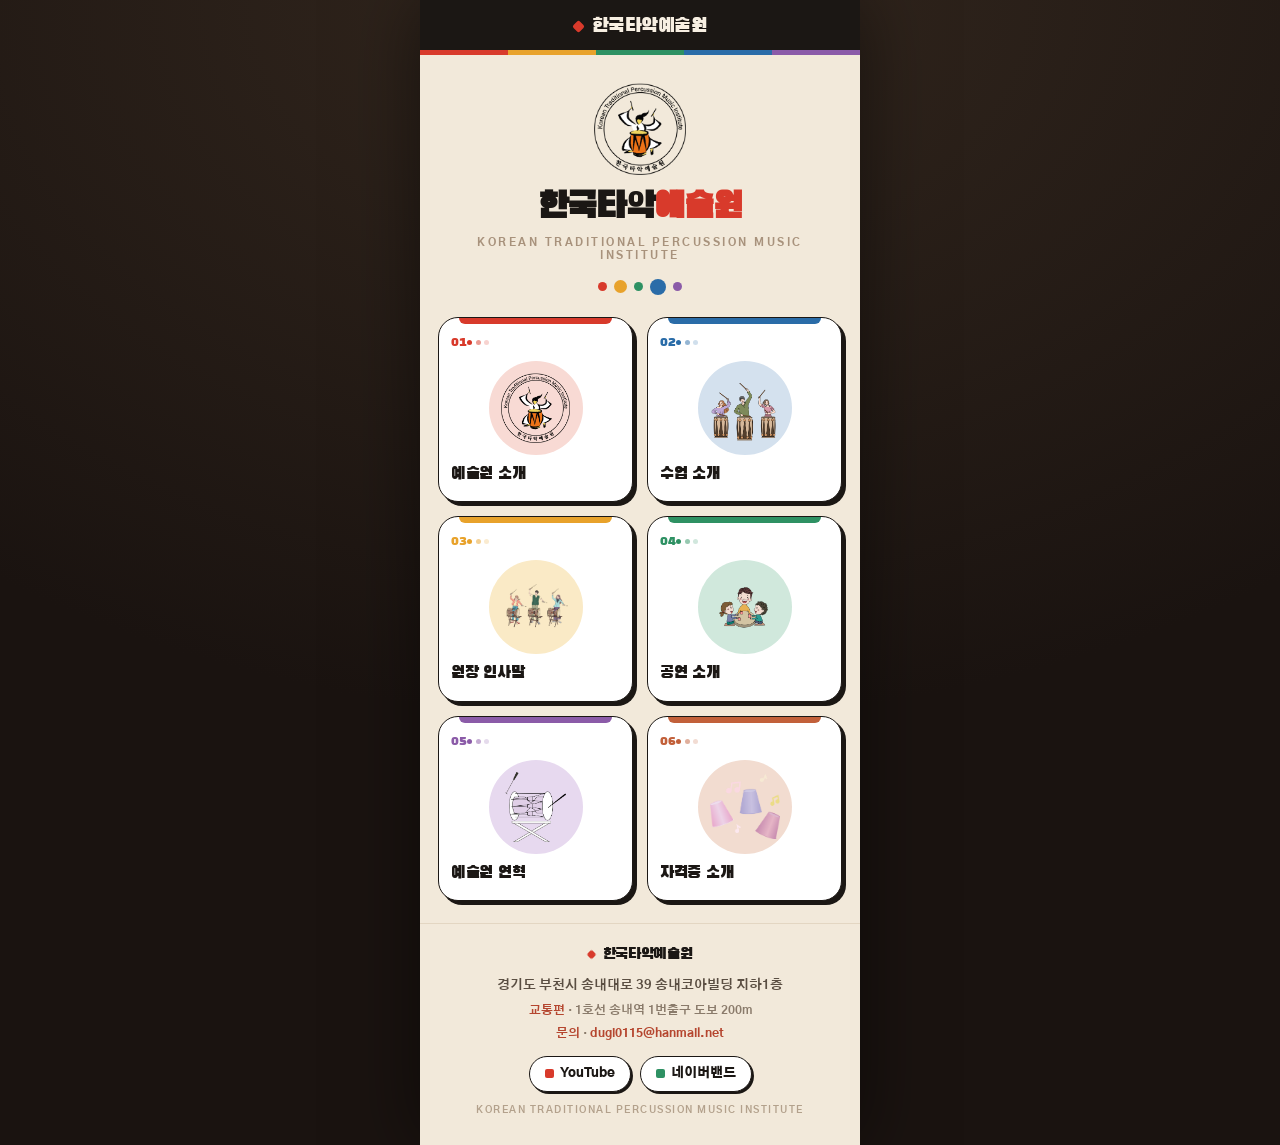
<file: index.html>
<!DOCTYPE html>
<html lang="ko">
<head>
<meta charset="utf-8">
<meta name="viewport" content="width=device-width, initial-scale=1, viewport-fit=cover">
<meta name="theme-color" content="#1B1714">
<title>한국타악예술원</title>
<meta name="description" content="한국타악예술원 — 난타·스푼난타·컵타·장구난타 수업과 지도자 자격증 안내">
<link rel="manifest" href="manifest.webmanifest">
<link rel="icon" type="image/png" href="logo/logo-square.png">
<link rel="apple-touch-icon" href="logo/logo-square.png">
<link rel="preconnect" href="https://fonts.googleapis.com">
<link rel="preconnect" href="https://fonts.gstatic.com" crossorigin>
<link href="https://fonts.googleapis.com/css2?family=Black+Han+Sans&family=Gothic+A1:wght@400;500;700;800;900&display=swap" rel="stylesheet">
<link rel="stylesheet" href="css/style.css">
</head>
<body>
<div class="frame">
  <div class="topbar">
    <header class="appbar">
      <div class="appbar-side appbar-left">
        <button id="backButton" class="icon-btn" type="button" aria-label="뒤로" hidden><span class="chev">‹</span></button>
      </div>
      <div class="brand">
        <span class="brand-dot"></span>
        <span class="brand-name">한국타악예술원</span>
      </div>
      <div class="appbar-side appbar-right">
        <button id="homeButton" class="icon-btn" type="button" aria-label="홈으로" hidden><span class="house">⌂</span></button>
      </div>
    </header>
    <div class="rail"></div>
  </div>

  <main id="view"></main>

  <footer id="appFooter" class="appfooter"></footer>
</div>

<script src="js/data.js"></script>
<script src="js/views.js"></script>
<script src="js/router.js"></script>
<script src="js/app.js"></script>
</body>
</html>
</file>
<file: css/style.css>
/* 한국타악예술원 — design implementation
   Faithful port of the Claude Design component (한국타악예술원.dc.html)
   to a framework-free SPA. Edit copy/data in js/data.js. */

:root {
  --cream: #F2E9DA;
  --ink: #1B1714;
  --red: #D83A2B;
  --gold: #E8A22B;
  --green: #2E9163;
  --blue: #2A6CA8;
  --purple: #8B5BA8;
  --brown: #C2603A;
  --muted: #8A7B6B;
}

* { box-sizing: border-box; }
html, body { margin: 0; padding: 0; }

body {
  min-height: 100dvh;
  color: var(--ink);
  font-family: "Gothic A1", -apple-system, BlinkMacSystemFont, "Segoe UI", sans-serif;
  background: radial-gradient(120% 90% at 50% 0%, #33271e 0%, #1a1310 70%);
  -webkit-tap-highlight-color: transparent;
}

img { display: block; max-width: 100%; }
a { color: inherit; }
button { font: inherit; cursor: pointer; }
[hidden] { display: none !important; }
::-webkit-scrollbar { width: 0; height: 0; }

:focus-visible { outline: 3px solid rgba(216, 58, 43, .45); outline-offset: 2px; }

@keyframes beat { 0%, 100% { transform: scale(.6); opacity: .4; } 50% { transform: scale(1.15); opacity: 1; } }
@keyframes viewIn { from { opacity: 0; transform: translateY(12px); } to { opacity: 1; transform: none; } }

/* ---------- Shell ---------- */
.frame {
  width: min(440px, 100%);
  min-height: 100dvh;
  margin: 0 auto;
  display: flex;
  flex-direction: column;
  background: var(--cream);
  box-shadow: 0 0 70px rgba(0, 0, 0, .5);
}

.topbar { position: sticky; top: 0; z-index: 20; }

.appbar {
  background: var(--ink);
  display: grid;
  grid-template-columns: 46px 1fr 46px;
  align-items: center;
  padding: calc(env(safe-area-inset-top, 0px) + 16px) 16px 14px;
}
.appbar-side { display: flex; }
.appbar-left { justify-self: start; }
.appbar-right { justify-self: end; }

.icon-btn {
  display: grid;
  place-items: center;
  width: 42px;
  height: 42px;
  border: 0;
  border-radius: 13px;
  background: rgba(255, 255, 255, .08);
  color: var(--cream);
  line-height: 1;
  transition: background .15s ease, transform .12s ease;
}
.icon-btn:active { background: rgba(255, 255, 255, .2); transform: scale(.94); }
.icon-btn .chev { font-size: 22px; font-weight: 900; margin-top: -2px; }
.icon-btn .house { font-size: 17px; }

.brand { display: flex; align-items: center; justify-content: center; gap: 9px; min-width: 0; }
.brand-dot { width: 9px; height: 9px; border-radius: 2px; background: var(--red); transform: rotate(45deg); flex-shrink: 0; }
.brand-name {
  font-family: "Black Han Sans", sans-serif;
  font-size: 20px;
  letter-spacing: -.5px;
  color: #F7EFE2;
  line-height: 1;
  white-space: nowrap;
}

.rail {
  height: 5px;
  background: linear-gradient(90deg, var(--red) 0 20%, var(--gold) 20% 40%, var(--green) 40% 60%, var(--blue) 60% 80%, var(--purple) 80% 100%);
}

#view { flex: 1; padding: 22px 18px 8px; }
.view-enter { animation: viewIn .26s ease both; }

/* ---------- Neo-brutalist primitives ---------- */
.nb { border: 1.5px solid var(--ink); box-shadow: 4px 4px 0 var(--ink); }
.nb-press { transition: transform .12s ease, box-shadow .12s ease; }
.nb-press:active { transform: translate(2px, 2px); box-shadow: 1px 1px 0 var(--ink); }

.bar { width: 7px; height: 18px; border-radius: 3px; flex-shrink: 0; background: var(--red); }

/* ---------- Home ---------- */
.hero { display: grid; justify-items: center; text-align: center; padding: 6px 0 22px; }
.hero-logo { width: 92px; height: 92px; object-fit: contain; margin-bottom: 14px; }
.hero-title { margin: 0; font-family: "Black Han Sans", sans-serif; font-size: 36px; line-height: 1.08; letter-spacing: -1px; color: var(--ink); }
.hero-title span { color: var(--red); }
.hero-sub { margin: 9px 0 0; font-size: 10.5px; letter-spacing: 2.5px; font-weight: 800; color: #A8927C; text-transform: uppercase; }

.beat-row { display: flex; align-items: center; gap: 7px; margin-top: 16px; }
.beat { border-radius: 50%; animation: beat 1.1s ease-in-out infinite; }

.menu-grid { display: grid; grid-template-columns: 1fr 1fr; gap: 14px; }

.cat-card {
  position: relative;
  display: flex;
  flex-direction: column;
  gap: 10px;
  padding: 18px 12px 16px;
  background: #fff;
  border-radius: 20px;
  text-align: center;
  overflow: hidden;
}
.cat-bar { position: absolute; top: 0; left: 20px; right: 20px; height: 6px; background: var(--c); border-radius: 0 0 7px 7px; }
.cat-top { display: flex; align-items: center; justify-content: space-between; }
.cat-index { font-family: "Black Han Sans", sans-serif; font-size: 13px; color: var(--c); line-height: 1; }
.cat-dots { display: flex; gap: 3.5px; align-items: center; }
.cat-dots i { display: block; width: 5px; height: 5px; border-radius: 50%; background: var(--c); }
.cat-dots i:nth-child(2) { opacity: .5; }
.cat-dots i:nth-child(3) { opacity: .22; }
.cat-orb { display: grid; place-items: center; width: 94px; height: 94px; margin: 2px auto 0; border-radius: 50%; background: var(--t); }
.cat-orb img { max-width: 70px; max-height: 70px; object-fit: contain; }
.cat-name { font-family: "Black Han Sans", sans-serif; font-size: 17px; color: var(--ink); line-height: 1.2; letter-spacing: -.3px; }

/* ---------- Section lead ---------- */
.lead { padding: 2px 2px 18px; }
.lead-eyebrow { margin: 0 0 7px; font-size: 11px; letter-spacing: 2px; font-weight: 900; text-transform: uppercase; color: var(--red); }
.lead-title { margin: 0; font-family: "Black Han Sans", sans-serif; font-size: 30px; line-height: 1.15; letter-spacing: -.8px; color: var(--ink); }
.lead-copy { margin: 9px 0 0; color: var(--muted); font-size: 14px; font-weight: 600; line-height: 1.5; }
.detail-lead .lead-title { font-size: 32px; line-height: 1.12; }
.detail-tag { margin: 10px 0 0; color: var(--muted); font-size: 15px; font-weight: 700; line-height: 1.5; }

/* ---------- Submenu ---------- */
.sub-grid { display: grid; grid-template-columns: 1fr 1fr; gap: 14px; }
.sub-card { position: relative; display: flex; flex-direction: column; background: #fff; border-radius: 20px; overflow: hidden; }
.sub-thumb { display: grid; place-items: center; height: 138px; background: var(--t); border-bottom: 1.5px solid var(--ink); }
.sub-thumb img { max-width: 118px; max-height: 120px; object-fit: contain; }
.sub-foot { display: flex; align-items: center; justify-content: space-between; padding: 12px 14px; }
.sub-name { font-family: "Black Han Sans", sans-serif; font-size: 18px; color: var(--ink); letter-spacing: -.3px; }
.sub-arrow { display: grid; place-items: center; width: 26px; height: 26px; border-radius: 50%; background: var(--c); color: #fff; font-size: 14px; font-weight: 900; line-height: 1; }

/* ---------- Detail ---------- */
.stack { display: grid; gap: 16px; }
.figure { position: relative; display: grid; place-items: center; height: 218px; background: var(--t); border-radius: 22px; overflow: hidden; }
.figure-bar { position: absolute; top: 0; left: 0; right: 0; height: 7px; background: var(--c); }
.figure img { max-width: 78%; max-height: 178px; object-fit: contain; }

.panel { background: #fff; border-radius: 20px; padding: 18px 16px; }
.panel-sections { display: grid; gap: 20px; }
.panel-h { margin: 0 0 14px; display: flex; align-items: center; gap: 9px; font-family: "Black Han Sans", sans-serif; font-size: 18px; color: var(--ink); }
.panel-sub-h { margin: 0 0 12px; display: flex; align-items: center; gap: 9px; font-family: "Black Han Sans", sans-serif; font-size: 17px; color: var(--ink); }
.panel-sub-h .bar { height: 17px; }

.meta { display: grid; gap: 8px; margin: 0; }
.meta-row { display: grid; grid-template-columns: 74px 1fr; gap: 12px; align-items: center; padding: 11px 13px; border-radius: 13px; background: #F6EFE2; }
.meta-row dt { margin: 0; color: #B5462F; font-size: 12.5px; font-weight: 900; }
.meta-row dd { margin: 0; color: #28201A; font-size: 14px; font-weight: 700; line-height: 1.4; overflow-wrap: anywhere; }

.sched-grid { display: grid; grid-template-columns: 1fr 1fr; gap: 8px; }
.sched-chip { display: flex; align-items: center; gap: 9px; padding: 9px 11px; border: 1.5px solid #EBD9B4; border-radius: 999px; background: #FFFBF0; }
.sched-day { display: grid; place-items: center; width: 28px; height: 28px; flex-shrink: 0; border-radius: 50%; background: var(--gold); color: #fff; font-size: 13px; font-weight: 900; font-family: "Black Han Sans", sans-serif; }
.sched-time { color: #28201A; font-size: 12.5px; font-weight: 800; letter-spacing: -.3px; }
.time-inquiry { margin: 0; color: var(--muted); font-size: 14px; font-weight: 800; }
.note { margin: 12px 0 0; padding: 11px 13px; border-radius: 12px; background: rgba(139, 91, 168, .14); color: #6B4E84; font-size: 13px; font-weight: 700; line-height: 1.5; }

.placeholder { display: grid; place-items: center; gap: 9px; padding: 22px 16px; border: 1.5px dashed #CDB99E; border-radius: 14px; background: #FBF6EC; }
.placeholder .dots { display: flex; gap: 6px; }
.placeholder .dots i { display: block; width: 7px; height: 7px; border-radius: 50%; background: var(--brown); }
.placeholder .dots i:nth-child(2) { opacity: .5; }
.placeholder .dots i:nth-child(3) { opacity: .25; }
.placeholder p { margin: 0; color: var(--muted); font-size: 13.5px; font-weight: 800; }
.text-line { margin: 0; color: var(--muted); font-size: 14px; font-weight: 700; line-height: 1.6; }

/* ---------- Actions ---------- */
.actions, .content-actions { display: grid; gap: 10px; }
.content-actions { margin-top: 18px; }
.btn-primary {
  display: flex; align-items: center; justify-content: center; gap: 8px;
  height: 54px; border-radius: 16px; background: var(--red); color: #fff;
  font-family: "Black Han Sans", sans-serif; font-size: 17px; text-decoration: none;
}
.btn-ghost {
  display: flex; align-items: center; justify-content: center;
  height: 50px; border: 1.5px solid var(--ink); border-radius: 16px;
  background: #fff; color: var(--ink); font-size: 15px; font-weight: 900;
  font-family: inherit; transition: background .15s ease;
}
.btn-ghost:active { background: #F0E6D4; }
.content-actions .contact { margin: 0; text-align: center; color: var(--muted); font-size: 14px; font-weight: 800; }
.content-actions .contact a { color: #B5462F; font-weight: 900; text-decoration: none; }

/* ---------- Content panels ---------- */
.content-card { display: grid; justify-items: center; gap: 18px; background: #fff; border-radius: 22px; padding: 26px 20px; }
.content-logo { width: 120px; height: 120px; object-fit: contain; }
.prose { width: 100%; }
.prose p { margin: 0; color: #3A302A; font-size: 16px; line-height: 1.75; text-align: center; font-weight: 600; }
.prose p + p { margin-top: 14px; }
.portrait-box { display: grid; place-items: center; width: 150px; height: 150px; border-radius: 26px; background: #FAEAC6; border: 1.5px solid var(--ink); overflow: hidden; }
.portrait-box img { max-width: 108px; max-height: 138px; object-fit: contain; margin-bottom: -8px; }
.director { font-family: "Black Han Sans", sans-serif; font-size: 19px; color: var(--ink); }
.signature { margin: 4px 0 0; align-self: end; color: #B5462F; font-family: "Black Han Sans", sans-serif; font-size: 16px; }
.empty-card { display: grid; place-items: center; gap: 14px; padding: 48px 22px; background: rgba(255, 255, 255, .55); border: 1.5px dashed #CDB99E; border-radius: 22px; text-align: center; }
.empty-card p { margin: 0; color: #7A6B5B; font-size: 15px; font-weight: 800; }

/* ---------- Footer ---------- */
.appfooter { margin-top: 14px; padding: 20px 20px calc(28px + env(safe-area-inset-bottom, 0px)); border-top: 1.5px solid #E3D6C2; text-align: center; }
.appfooter-brand { display: flex; align-items: center; justify-content: center; gap: 8px; margin-bottom: 12px; }
.appfooter-brand .d { width: 7px; height: 7px; border-radius: 2px; background: var(--red); transform: rotate(45deg); }
.appfooter-brand p { margin: 0; font-family: "Black Han Sans", sans-serif; font-size: 16px; color: var(--ink); letter-spacing: -.3px; }
.appfooter-info { display: grid; gap: 5px; }
.appfooter-info p { margin: 0; line-height: 1.5; }
.appfooter-addr { color: #5A4E42; font-size: 13px; font-weight: 700; }
.appfooter-meta { color: var(--muted); font-size: 12px; font-weight: 700; }
.appfooter-meta b { color: #B5462F; font-weight: 700; }
.appfooter-meta a { color: #B5462F; font-weight: 800; text-decoration: none; }
.social { display: flex; gap: 9px; justify-content: center; margin: 14px 0 4px; }
.social a {
  display: inline-flex; align-items: center; gap: 6px; padding: 9px 15px;
  border: 1.5px solid var(--ink); border-radius: 999px; background: #fff;
  color: var(--ink); font-size: 12.5px; font-weight: 900; text-decoration: none;
  box-shadow: 2px 2px 0 var(--ink); transition: transform .12s ease, box-shadow .12s ease;
}
.social a:active { transform: translate(1px, 1px); box-shadow: 1px 1px 0 var(--ink); }
.social .dot { width: 9px; height: 9px; border-radius: 2px; }
.appfooter-en { margin: 12px 0 0; color: #B3A18C; font-size: 10px; letter-spacing: 1.5px; font-weight: 700; text-transform: uppercase; }

/* ---------- Responsive ---------- */
@media (max-width: 360px) {
  .menu-grid, .sub-grid { gap: 10px; }
  .hero-title { font-size: 32px; }
  .cat-orb { width: 84px; height: 84px; }
  .sched-grid { grid-template-columns: 1fr; }
}

@media (prefers-reduced-motion: reduce) {
  *, *::before, *::after { animation-duration: .001ms !important; animation-iteration-count: 1 !important; transition-duration: .001ms !important; }
}
</file>
